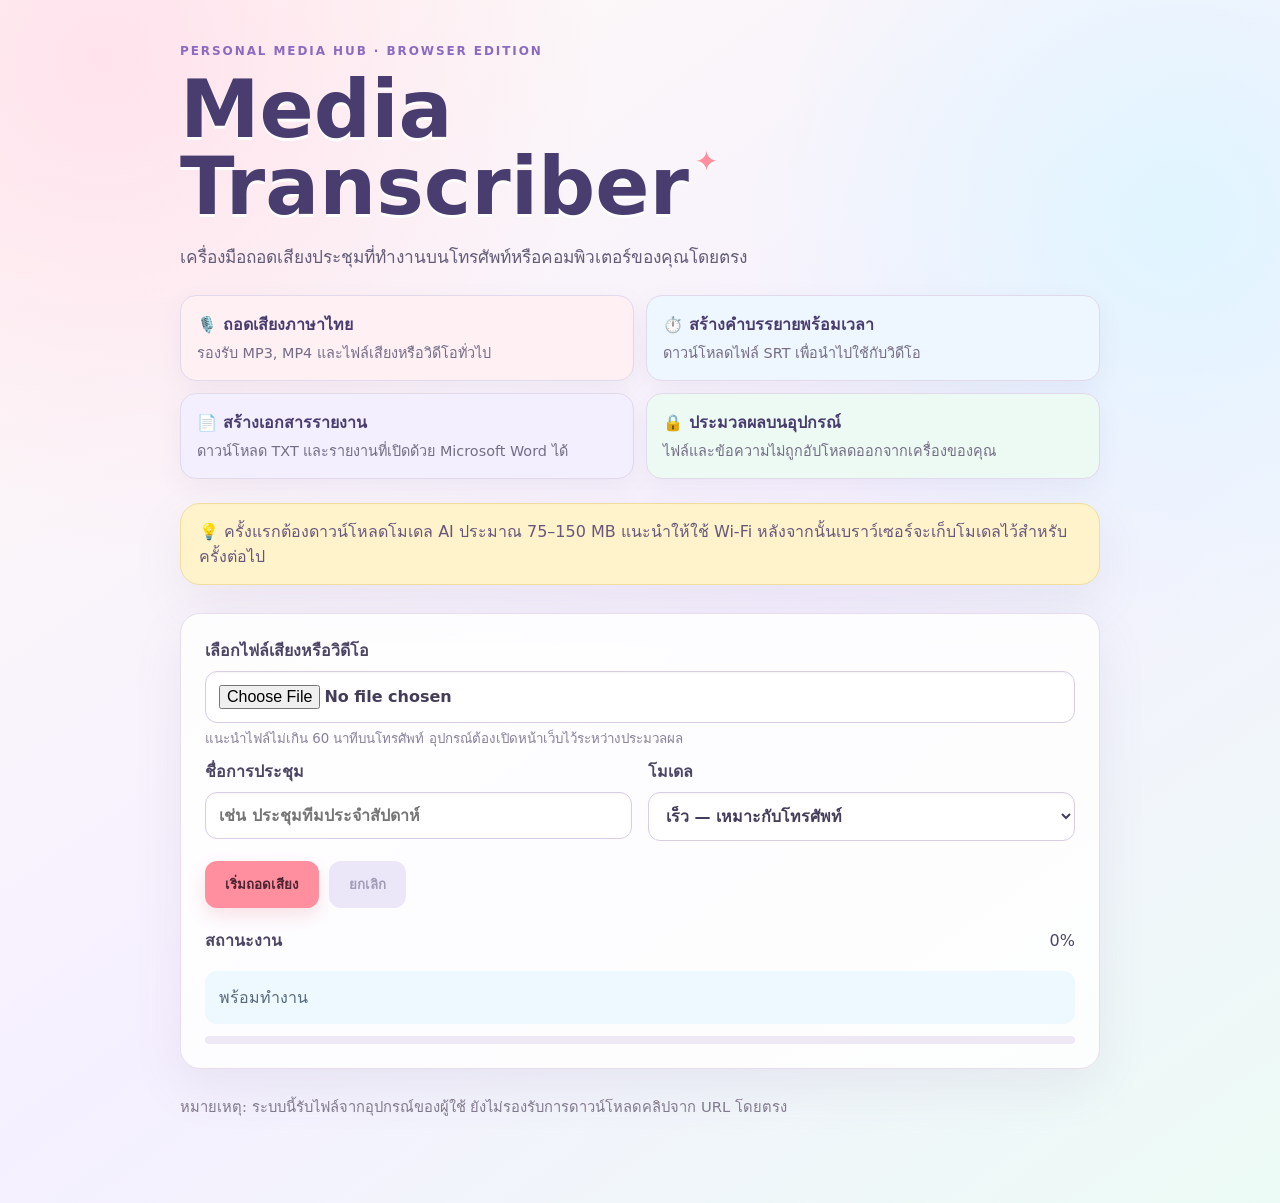
<file: docs/index.html>
<!doctype html>
<html lang="th"><head><meta charset="utf-8"><meta name="viewport" content="width=device-width,initial-scale=1"><meta name="description" content="ถอดเสียงประชุมบนอุปกรณ์ของคุณ ไฟล์ไม่ถูกอัปโหลดไปยังเซิร์ฟเวอร์"><title>Personal Media Hub — Browser Edition</title>
<style>:root{font-family:Inter,"Noto Sans Thai",system-ui,sans-serif;color:#403b57;background:#fff9f5;color-scheme:light}*{box-sizing:border-box}body{margin:0;min-height:100vh;background:radial-gradient(circle at 8% 5%,#ffe2ec 0,transparent 30%),radial-gradient(circle at 92% 18%,#dff5ff 0,transparent 28%),linear-gradient(145deg,#fffaf4,#f5f0ff 55%,#ecfbf5)}main{width:min(920px,92%);margin:auto;padding:44px 0 70px}.eyebrow{color:#8b6bc1;font-size:.75rem;font-weight:850;letter-spacing:.16em}h1{font-size:clamp(2.4rem,8vw,5rem);line-height:.96;margin:.18em 0;color:#493d70;text-shadow:0 3px 0 #fff}h1::after{content:"✦";font-size:.35em;color:#ff8e9e;vertical-align:top;margin-left:.2em}.lead{color:#625c77;font-size:1.08rem;max-width:720px}.features{display:grid;grid-template-columns:repeat(2,1fr);gap:12px;margin:24px 0}.feature{padding:16px;border:1px solid #e2d9ec;border-radius:16px;background:#ffffffcc;color:#554e69;box-shadow:0 8px 24px #72578d12}.feature:nth-child(1){background:#fff0f4}.feature:nth-child(2){background:#eef7ff}.feature:nth-child(3){background:#f3efff}.feature:nth-child(4){background:#ecfaf3}.feature strong{display:block;color:#493d70;margin-bottom:4px}.feature span{color:#746d85;font-size:.9rem}.notice,.panel,.result{border:1px solid #e7ddec;border-radius:20px;background:#ffffffd9;box-shadow:0 18px 50px #705b8a18}.notice{padding:15px 18px;color:#67577c;margin:24px 0 28px;background:#fff3cc;border-color:#f1dda0}.panel{padding:24px}.grid{display:grid;grid-template-columns:1fr 1fr;gap:16px}label{display:block;font-weight:750;color:#4d4564}small{display:block;color:#888197;margin:5px 0 10px}input,select{width:100%;margin-top:8px;padding:13px;border:1px solid #d9cde4;border-radius:12px;background:#fff;color:#443d59;font:inherit;box-shadow:inset 0 1px 2px #5d486510}input:focus,select:focus{outline:3px solid #dbcdf4;border-color:#9c7bd0}button{border:0;border-radius:12px;padding:13px 20px;background:#ff8e9e;color:#4c2430;font-weight:850;cursor:pointer;box-shadow:0 8px 18px #e56d7e30}button:disabled{opacity:.5;cursor:wait}.secondary{background:#dcd1f5;color:#493d70;box-shadow:none}.actions{display:flex;gap:10px;flex-wrap:wrap;margin-top:20px}.status{margin-top:18px;padding:14px;border-radius:12px;background:#eef8ff;color:#56687b;white-space:pre-wrap}.bar{height:8px;background:#eee8f4;border-radius:8px;overflow:hidden;margin-top:12px}.bar span{display:block;height:100%;width:0;background:linear-gradient(90deg,#ff9dab,#9d82d4,#71cfad);transition:width .25s}.result{padding:22px;margin-top:22px}.result pre{white-space:pre-wrap;max-height:330px;overflow:auto;color:#575066}.downloads{display:flex;gap:9px;flex-wrap:wrap}.privacy{font-size:.92rem;color:#81798c;margin-top:26px}@media(max-width:650px){main{padding-top:28px}.features,.grid{grid-template-columns:1fr}.panel{padding:18px}}</style></head>
<body><main><div class="eyebrow">PERSONAL MEDIA HUB · BROWSER EDITION</div><h1>Media<br>Transcriber</h1><p class="lead">เครื่องมือถอดเสียงประชุมที่ทำงานบนโทรศัพท์หรือคอมพิวเตอร์ของคุณโดยตรง</p>
<section class="features" aria-label="ความสามารถของระบบ"><div class="feature"><strong>🎙️ ถอดเสียงภาษาไทย</strong><span>รองรับ MP3, MP4 และไฟล์เสียงหรือวิดีโอทั่วไป</span></div><div class="feature"><strong>⏱️ สร้างคำบรรยายพร้อมเวลา</strong><span>ดาวน์โหลดไฟล์ SRT เพื่อนำไปใช้กับวิดีโอ</span></div><div class="feature"><strong>📄 สร้างเอกสารรายงาน</strong><span>ดาวน์โหลด TXT และรายงานที่เปิดด้วย Microsoft Word ได้</span></div><div class="feature"><strong>🔒 ประมวลผลบนอุปกรณ์</strong><span>ไฟล์และข้อความไม่ถูกอัปโหลดออกจากเครื่องของคุณ</span></div></section>
<div class="notice">💡 ครั้งแรกต้องดาวน์โหลดโมเดล AI ประมาณ 75–150 MB แนะนำให้ใช้ Wi‑Fi หลังจากนั้นเบราว์เซอร์จะเก็บโมเดลไว้สำหรับครั้งต่อไป</div>
<section class="panel"><label>เลือกไฟล์เสียงหรือวิดีโอ<input id="media" type="file" accept="audio/*,video/*,.mkv,.flac,.opus,.m4a,.aac,.ogg,.webm,.mov"></label><small>แนะนำไฟล์ไม่เกิน 60 นาทีบนโทรศัพท์ อุปกรณ์ต้องเปิดหน้าเว็บไว้ระหว่างประมวลผล</small><div class="grid"><label>ชื่อการประชุม<input id="title" placeholder="เช่น ประชุมทีมประจำสัปดาห์"></label><label>โมเดล<select id="model"><option value="Xenova/whisper-tiny">เร็ว — เหมาะกับโทรศัพท์</option><option value="Xenova/whisper-base">แม่นขึ้น — เหมาะกับคอมพิวเตอร์</option></select></label></div><div class="actions"><button id="start">เริ่มถอดเสียง</button><button id="cancel" class="secondary" disabled>ยกเลิก</button></div><div class="progress-head" style="display:flex;justify-content:space-between;align-items:center;margin-top:20px;color:#4d4564"><strong>สถานะงาน</strong><span id="percent">0%</span></div><div id="status" class="status" aria-live="polite">พร้อมทำงาน</div><div class="bar" role="progressbar" aria-label="ความคืบหน้า" aria-valuemin="0" aria-valuemax="100" aria-valuenow="0"><span id="bar"></span></div></section>
<section id="result" class="result" hidden><h2>ผลการถอดเสียง</h2><div class="downloads"><button id="txt" class="secondary">ดาวน์โหลด TXT</button><button id="srt" class="secondary">ดาวน์โหลด SRT</button><button id="word">ดาวน์โหลด Word-compatible .doc</button></div><small>ไฟล์ .doc นี้เป็นเอกสาร HTML ที่ Microsoft Word เปิดได้ ไม่ใช่ไฟล์ DOCX จริง</small><pre id="transcript"></pre></section><p class="privacy">หมายเหตุ: ระบบนี้รับไฟล์จากอุปกรณ์ของผู้ใช้ ยังไม่รองรับการดาวน์โหลดคลิปจาก URL โดยตรง</p></main><script type="module" src="app.js"></script></body></html>
</file>
